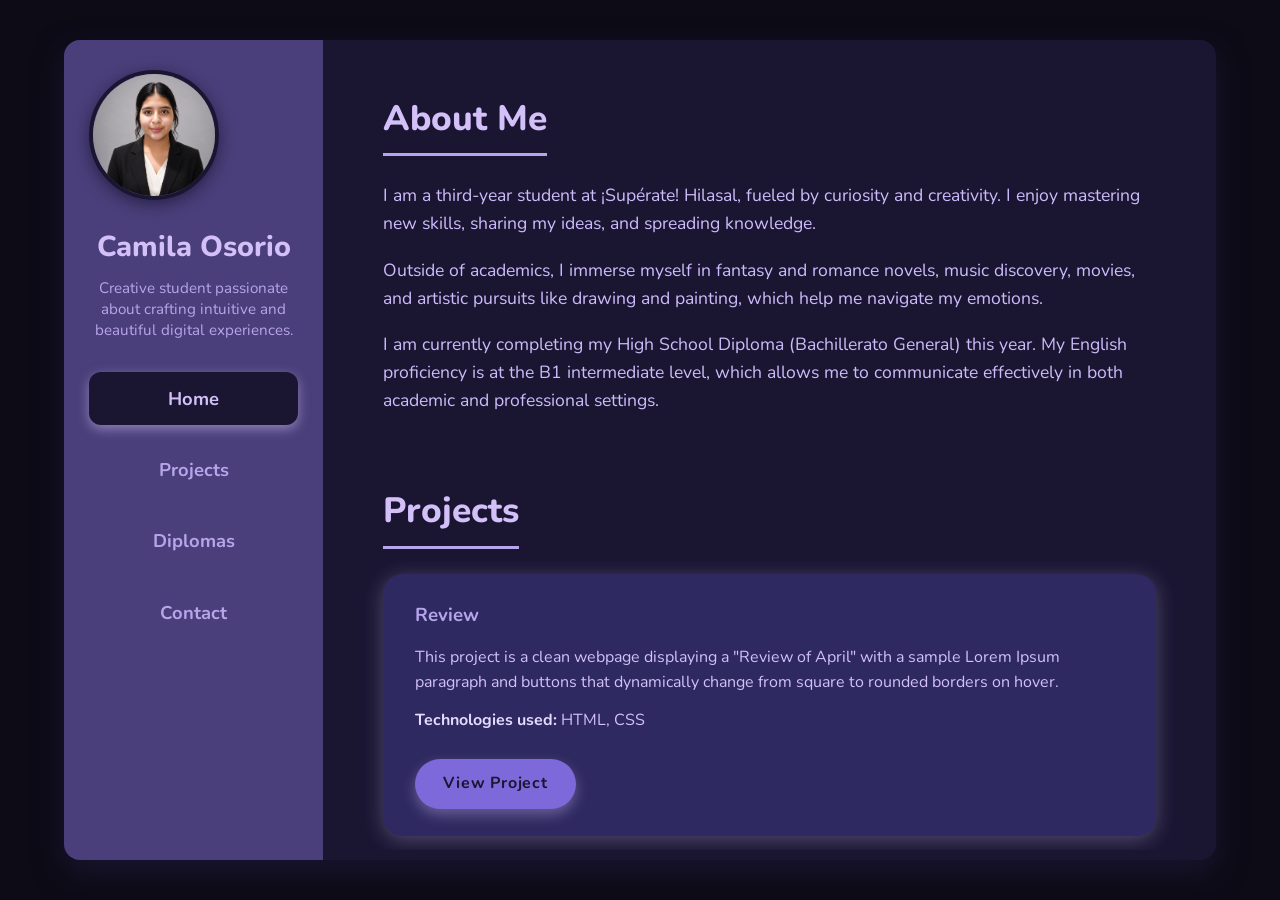
<file: index.html>
<!DOCTYPE html>
<html lang="en">
<head>
  <meta charset="UTF-8" />
  <meta name="viewport" content="width=device-width, initial-scale=1" />
  <title>Camila Osorio - Portfolio</title>
  <link rel="stylesheet" href="style.css" />
  <link href="https://fonts.googleapis.com/css2?family=Nunito:wght@300;600&display=swap" rel="stylesheet" />
</head>
<body>
  <div class="container">
    <!-- Sidebar -->
    <nav class="sidebar">
      <div class="profile-section">
        <img src="images/profile.jpg" alt="Profile photo" class="profile-photo" />
        <h1 class="name">Camila Osorio</h1>
        <p class="subtitle">Creative student passionate about crafting intuitive and beautiful digital experiences.
        </p>
      </div>
      <ul class="nav-menu">
        <li><a href="#home" class="nav-link active">Home</a></li>
        <li><a href="#projects" class="nav-link">Projects</a></li>
        <li><a href="#diplomas" class="nav-link">Diplomas</a></li>
        <li><a href="#contact" class="nav-link">Contact</a></li>
      </ul>
    </nav>

    <!-- Main content -->
    <main class="main-content">
      <!-- Home -->
      <section id="home" class="section">
        <h2>About Me</h2>
        <p>
          I am a third-year student at ¡Supérate! Hilasal, fueled by curiosity and creativity. I enjoy mastering new skills, sharing my ideas, and spreading knowledge.
        </p>
        <p>
          Outside of academics, I immerse myself in fantasy and romance novels, music discovery, movies, and artistic pursuits like drawing and painting, which help me navigate my emotions.
        </p>
        <p>
  I am currently completing my High School Diploma (Bachillerato General) this year.  
  My English proficiency is at the B1 intermediate level, which allows me to communicate effectively in both academic and professional settings.
</p>

      </section>

      <!-- Projects -->
      <section id="projects" class="section">
        <h2>Projects</h2>

        <div class="project-card">
          <h3>Review</h3>
          <p>
            This project is a clean webpage displaying a "Review of April" with a sample Lorem Ipsum paragraph and buttons that dynamically change from square to rounded borders on hover.
          </p>
          <p><strong>Technologies used:</strong> HTML, CSS</p>
          <a href="projects/Review/index.html" target="_blank" class="btn">View Project</a>
        </div>

        <div class="project-card">
          <h3>Karaoke Design</h3>
          <p>
            An interactive karaoke-themed web design created during my second year to enhance design skills. It features animations and controls through intuitive interactions.
          </p>
          <p><strong>Technologies used:</strong> HTML, CSS, JavaScript</p>
          <a href="projects/Pip y pop karaoke/index.html" target="_blank" class="btn">View Project</a>
        </div>

        <div class="project-card">
          <h3>Loqalli</h3>
          <p>
            Loqalli is an ExpoTech project — a modern web app for community connectivity and resource sharing. It's built with performance and scalability in mind.
          </p>
          <p><strong>Technologies used:</strong> Next.js, Supabase, React, Tailwind CSS</p>
          <a href="https://loqalli-expo-tech.vercel.app/" target="_blank" class="btn">View Project</a>
        </div>
      </section>

      <!-- Diplomas -->
      <section id="diplomas" class="section">
        <h2>Diplomas</h2>
        <ul class="diplomas-list">
          <li>
            <strong>Tourism Host</strong>: Training focused on customer service, hospitality, and cultural awareness in tourism.  
            <a href="https://drive.google.com/file/d/1XFrD6HuOT_SAz-XZTnfTaVw9pd7j7HRI/view?usp=sharing" target="_blank" class="btn btn-outline">View Diploma</a>
          </li>
          <li>
            <strong>Sales Protocols</strong>: Comprehensive course on effective sales techniques, client relationship management, and business ethics.  
            <a href="https://drive.google.com/file/d/1hqrD6IYDwGcvu2-4u8BXHzsiSqMxNni0/view?usp=sharing" target="_blank" class="btn btn-outline">View Diploma</a>
          </li>
          <li>
            <strong>Art in the Lives of Children</strong>: A course exploring the impact of art on child development and emotional well-being.  
            <a href="https://drive.google.com/file/d/1KV4n3zd0pJ73F_RpE98L4yMYrVgiaXlL/view?usp=drive_link" target="_blank" class="btn btn-outline">View Diploma</a>
          </li>
        </ul>

      <div class="reflection-container">
<img src="images/image.jpg" alt="My photo" class="side-photo" />
<div class="reflection">
<h3>Reflection on my journey at ¡Supérate! Hilasal</h3>
<p>
These three incredible years have transformed me deeply. I have learned to trust in my own abilities and embrace my potential fully. I realize now that not everything depends on me, and that’s okay. Now I know that growth comes with patience and resilience.
</p>
<p>
This journey has empowered me to face challenges with confidence, stay curious, and always seek to better myself through learning and community. I carry these lessons proudly as I move forward.
</p>
</div>
</div>

      </section>

      <!-- Contact -->
      <section id="contact" class="section">
        <h2>Contact</h2>
        <ul>
          <li>Email: <a href="https://mail.google.com/mail/?view=cm&fs=1&to=osoriocruzcamilan@gmail.com" target="_blank" class="link">osoriocruzcamilan@gmail.com</a></li>
          <li>LinkedIn: <a href="https://www.linkedin.com/in/camila-nicole-osorio-cruz-a14651425/" target="_blank" class="link">Camila Osorio</a></li>
          <li>Github: <a href="https://github.com/Cami089" target="_blank" class="link">Camila Osorio</a></li>
        </ul>
      </section>
    </main>
  </div>

  <script>
    // Navegación activa dinámica:
    const links = document.querySelectorAll('.nav-link');
    links.forEach(link => {
      link.addEventListener('click', () => {
        links.forEach(l => l.classList.remove('active'));
        link.classList.add('active');
      });
    });
  </script>
</body>
</html>
</file>
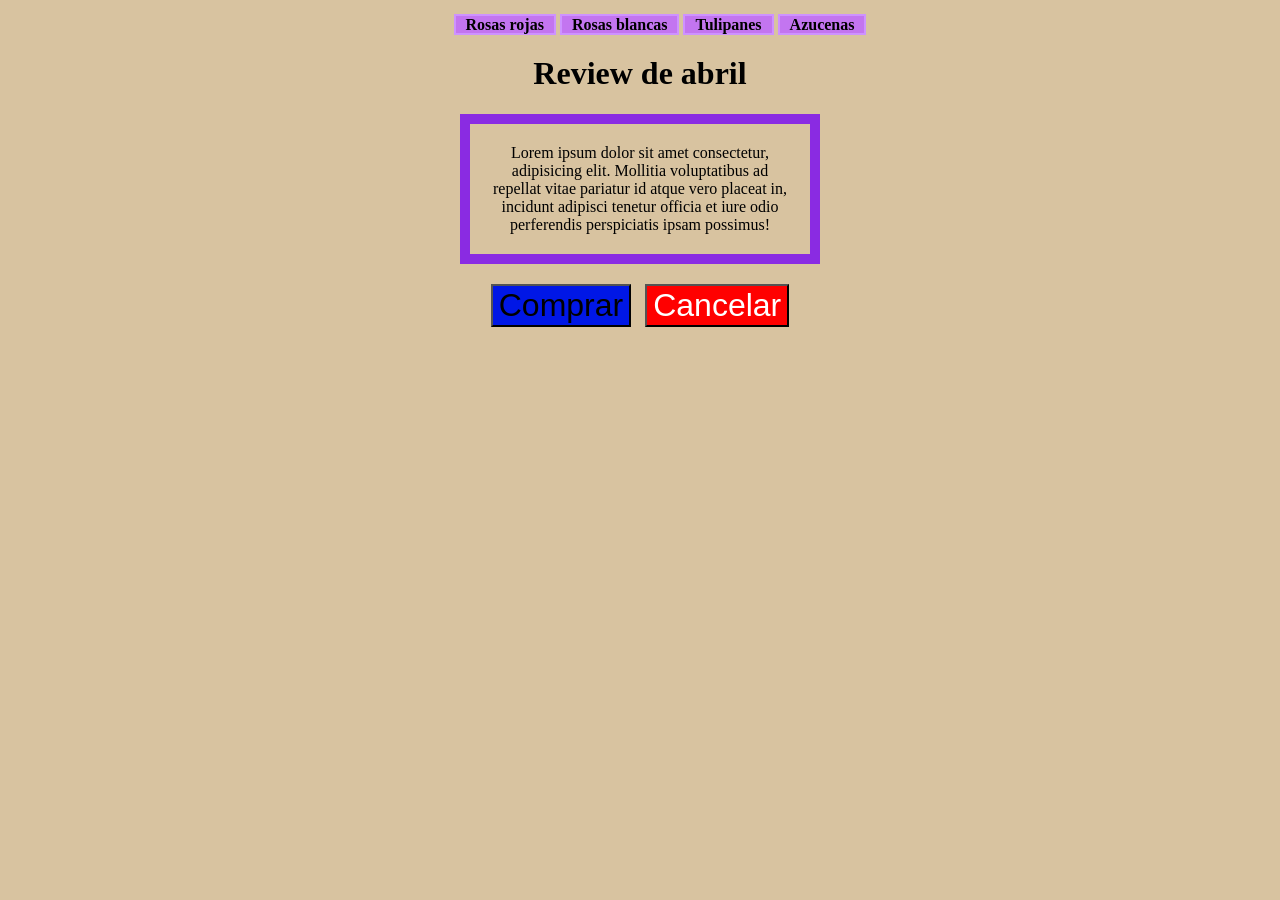
<file: projects/Review/index.html>
<!DOCTYPE html>
<html lang="en">
<head>
    <meta charset="UTF-8">
    <meta name="viewport" content="width=device-width, initial-scale=1.0">
    <title>Review</title>
     <link rel="stylesheet" href="style.css">
</head>
<body>
    <ul>
    <a href="#"><li>Rosas rojas</li></a>
    <a href="#"><li>Rosas blancas</li></a>
    <a href="#"><li>Tulipanes</li></a>
    <a href="#"><li>Azucenas</li></a>
    </ul>

    <h1>Review de abril</h1>
    <article>
        Lorem ipsum dolor sit amet consectetur, adipisicing elit. Mollitia voluptatibus ad repellat vitae pariatur id atque vero placeat in, incidunt adipisci tenetur officia et iure odio perferendis perspiciatis ipsam possimus!
    </article>

    <button class="forma" id="Comprar">Comprar</button>
    <button class="forma" id="Cancelar">Cancelar</button>
    
</body>
</html>
</file>
<file: style.css>
/* Reset básico */
* {
  margin: 0;
  padding: 0;
  box-sizing: border-box;
}

body {
  font-family: 'Nunito', sans-serif;
  background: #0d0b16; /* negro profundo */
  color: #d3c0f9; /* morado pastel claro */
  line-height: 1.6;
  display: flex;
  justify-content: center;
  min-height: 100vh;
}

/* Contenedor principal */
.container {
  display: flex;
  width: 90%;
  max-width: 1200px;
  background: #1a1632; /* negro con matiz morado oscuro */
  border-radius: 16px;
  box-shadow: 0 12px 30px rgba(26, 22, 50, 0.9);
  overflow: hidden;
  margin: 40px 0;
}

/* Sidebar */
.sidebar {
  width: 280px;
  background: #4a3f7a; /* morado medio */
  color: #d3c0f9; /* morado pastel claro */
  padding: 30px 25px;
  display: flex;
  flex-direction: column;
  align-items: center;
}

.profile-photo {
  width: 130px;
  height: 130px;
  border-radius: 50%;
  object-fit: cover;
  border: 4px solid #1a1632;
  margin-bottom: 15px;
  box-shadow: 0 4px 15px rgba(26, 22, 50, 0.7);
}

.name {
  font-weight: 800;
  font-size: 1.8rem;
  margin-bottom: 8px;
  text-align: center;
}

.subtitle {
  font-weight: 400;
  font-size: 0.95rem;
  text-align: center;
  color: #b7a5ec; /* morado pastel suave */
  margin-bottom: 30px;
  line-height: 1.4;
}

.nav-menu {
  list-style: none;
  width: 100%;
  display: flex;
  flex-direction: column;
  gap: 18px;
}

.nav-menu li {
  text-align: center;
}

.nav-link {
  color: #b7a5ec;
  text-decoration: none;
  font-weight: 700;
  font-size: 1.15rem;
  padding: 12px 0;
  border-radius: 12px;
  display: block;
  transition: background-color 0.35s ease, color 0.35s ease;
  user-select: none;
}

.nav-link:hover,
.nav-link.active {
  background: #1a1632;
  color: #d3c0f9;
  box-shadow: 0 4px 12px rgba(211, 192, 249, 0.5);
}

/* Main content */
.main-content {
  flex-grow: 1;
  padding: 50px 60px;
  overflow-y: auto;
  max-height: 90vh;
  display: flex;
  flex-direction: column;
  gap: 50px;
}

/* Secciones */
.section {
  max-width: 850px;
}

.section h2 {
  font-size: 2.2rem;
  color: #d3c0f9;
  margin-bottom: 25px;
  border-bottom: 3px solid #b7a5ec;
  display: inline-block;
  padding-bottom: 7px;
  font-weight: 800;
  user-select: none;
}

/* Texto About me */
#home p {
  font-size: 1.1rem;
  color: #cdbcfb;
  margin-bottom: 18px;
  line-height: 1.6;
}

/* Project cards */
.project-card {
  background: #2e2960; /* morado oscuro */
  border-radius: 20px;
  padding: 25px 30px;
  box-shadow: 0 4px 20px rgba(211, 192, 249, 0.3);
  margin-bottom: 30px;
  transition: transform 0.3s ease, box-shadow 0.4s ease;
  border: 2px solid transparent;
}

.project-card:hover {
  transform: translateY(-8px);
  box-shadow: 0 12px 30px rgba(211, 192, 249, 0.7);
  border-color: #d3c0f9;
}

.project-card h3 {
  color: #b7a5ec;
  margin-bottom: 14px;
  font-weight: 700;
}

.project-card p {
  color: #d3c0f9;
  margin-bottom: 12px;
  user-select: text;
}

.project-card strong {
  color: #e5dbff;
}

/* Botones */
.btn, .btn-outline {
  display: inline-block;
  margin-top: 14px;
  padding: 12px 28px;
  border-radius: 30px;
  font-weight: 700;
  text-decoration: none;
  cursor: pointer;
  transition: background-color 0.35s ease, color 0.35s ease, box-shadow 0.35s ease;
  user-select: none;
  text-align: center;
  min-width: 140px;
  box-shadow: 0 6px 14px rgba(211, 192, 249, 0.35);
  border: none;
  letter-spacing: 0.05em;
}

/* Botón sólido */
.btn {
  background: #7d69d9; /* morado pastel */
  color: #1a1632;
}

.btn:hover {
  background: #5e4bcf;
  box-shadow: 0 10px 25px rgba(94, 75, 207, 0.7);
}

/* Botón outline */
.btn-outline {
  background: transparent;
  border: 2.5px solid #7d69d9;
  color: #7d69d9;
  box-shadow: none;
}

.btn-outline:hover {
  background: #7d69d9;
  color: #1a1632;
  box-shadow: 0 10px 25px rgba(211, 192, 249, 0.8);
}

/* Diplomas list */
.diplomas-list {
  list-style: none;
  padding-left: 0;
  color: #cdbcfb;
  max-width: 750px;
  font-size: 1.05rem;
}

.diplomas-list li {
  margin-bottom: 24px;
  line-height: 1.5;
  user-select: text;
}

/* Reflection */
.reflection {
  margin-top: 45px;
  padding: 22px 30px;
  background: #463f87; /* morado medio */
  border-left: 6px solid #7d69d9;
  border-radius: 12px;
  max-width: 750px;
  color: #e5dbff;
  font-style: italic;
  user-select: text;
}

.reflection h3 {
  margin-bottom: 18px;
  color: #b7a5ec;
  font-weight: 700;
}

/* Contacto */
#contact ul {
  list-style: none;
  padding-left: 0;
  max-width: 450px;
  color: #cdbcfb;
}

#contact li {
  margin-bottom: 14px;
  font-size: 1rem;
  user-select: text;
}

.link {
  color: #7d69d9;
  text-decoration: none;
  font-weight: 700;
  transition: color 0.3s ease;
}

.link:hover {
  color: #b7a5ec;
  text-decoration: underline;
}

/* Scrollbar main-content elegante */
.main-content::-webkit-scrollbar {
  width: 10px;
}

.main-content::-webkit-scrollbar-track {
  background: #1a1632;
}

.main-content::-webkit-scrollbar-thumb {
  background-color: #7d69d9;
  border-radius: 20px;
  border: 3px solid #1a1632;
}

/* Responsive */
@media (max-width: 900px) {
  .container {
    flex-direction: column;
    max-width: 100%;
    margin: 20px 15px;
  }
  
  .sidebar {
    width: 100%;
    flex-direction: row;
    padding: 15px 20px;
    align-items: center;
    justify-content: space-around;
  }
  
  .profile-section {
    display: flex;
    align-items: center;
    gap: 15px;
  }
  
  .name, .subtitle {
    display: none;
  }

  .nav-menu {
    display: flex;
    gap: 25px;
    justify-content: center;
    width: auto;
  }
  
  .nav-menu li {
    margin: 0;
  }
  
  .main-content {
    padding: 25px 20px;
    max-height: none;
  }

  .section {
    max-width: 100%;
  }

  .section h2 {
    font-size: 1.5rem;
    border-bottom: 2px solid #b7a5ec;
    padding-bottom: 4px;
  }

  .btn, .btn-outline {
    min-width: 120px;
    padding: 10px 18px;
    font-size: 0.9rem;
  }
}
.reflection-container {
  display: flex;
  flex-direction: column;
  align-items: center;
  max-width: 550px; /* ajusta según necesidad */
  margin-top: 40px;
  gap: 20px;
  text-align: center;
}

.side-photo {
  width: 280px;
  height: 300px;
  border-radius: 12px;
  object-fit: cover;
  box-shadow: 0 8px 20px rgba(125, 105, 217, 0.4);
}



.reflection {
  background: #463f87;
  border-left: 6px solid #7d69d9;
  border-radius: 12px;
  padding: 22px 30px;
  color: #e5dbff;
  font-style: italic;
  user-select: text;
  text-align: left;
}
</file>
<file: projects/Review/style.css>
body{
    background-color: rgb(216, 195, 160);
    text-align: center;
}
ul{
    text-align: center;
}

li{
    
    display: inline;
    padding: 0px 10px;
    border: 2px solid rgb(206, 146, 255);
    background-color: rgb(195, 117, 240);
    font-weight: bold;
}

a{
    text-decoration: none;
}

a:link{
    color: black;
}
    



a:visited{
    color: rgb(0, 0, 0);
}

a:hover{
    color: rgb(121, 0, 235);
}

a:active{
    color: rgb(223, 21, 21);
}

article{
   border: 10px blueviolet solid;
   width: 300px;
   padding: 20px;
   margin: auto;
}

h1{
   text-align: center;
}
.forma{
    font-family: 'Trebuchet MS', 'Lucida Sans Unicode', 'Lucida Grande', 'Lucida Sans', Arial, sans-serif;
    font-size: xx-large;
    margin-top: 20px;
    margin-left: 5px;
    margin-right: 5px;
}

.forma:hover{
    border-radius: 40px;
    box-shadow: 5px 5px rgb(68, 18, 68);
}
#Comprar{
    background-color: rgb(0, 23, 230);
    color: white(255, 255, 234);
}

#Cancelar{
    background-color: red;
    color: white;
}

#Comprar:active{
    background-color: white;
    color: blue;
}

#Cancelar:active{
background-color: white;
color:red ;
}
</file>
